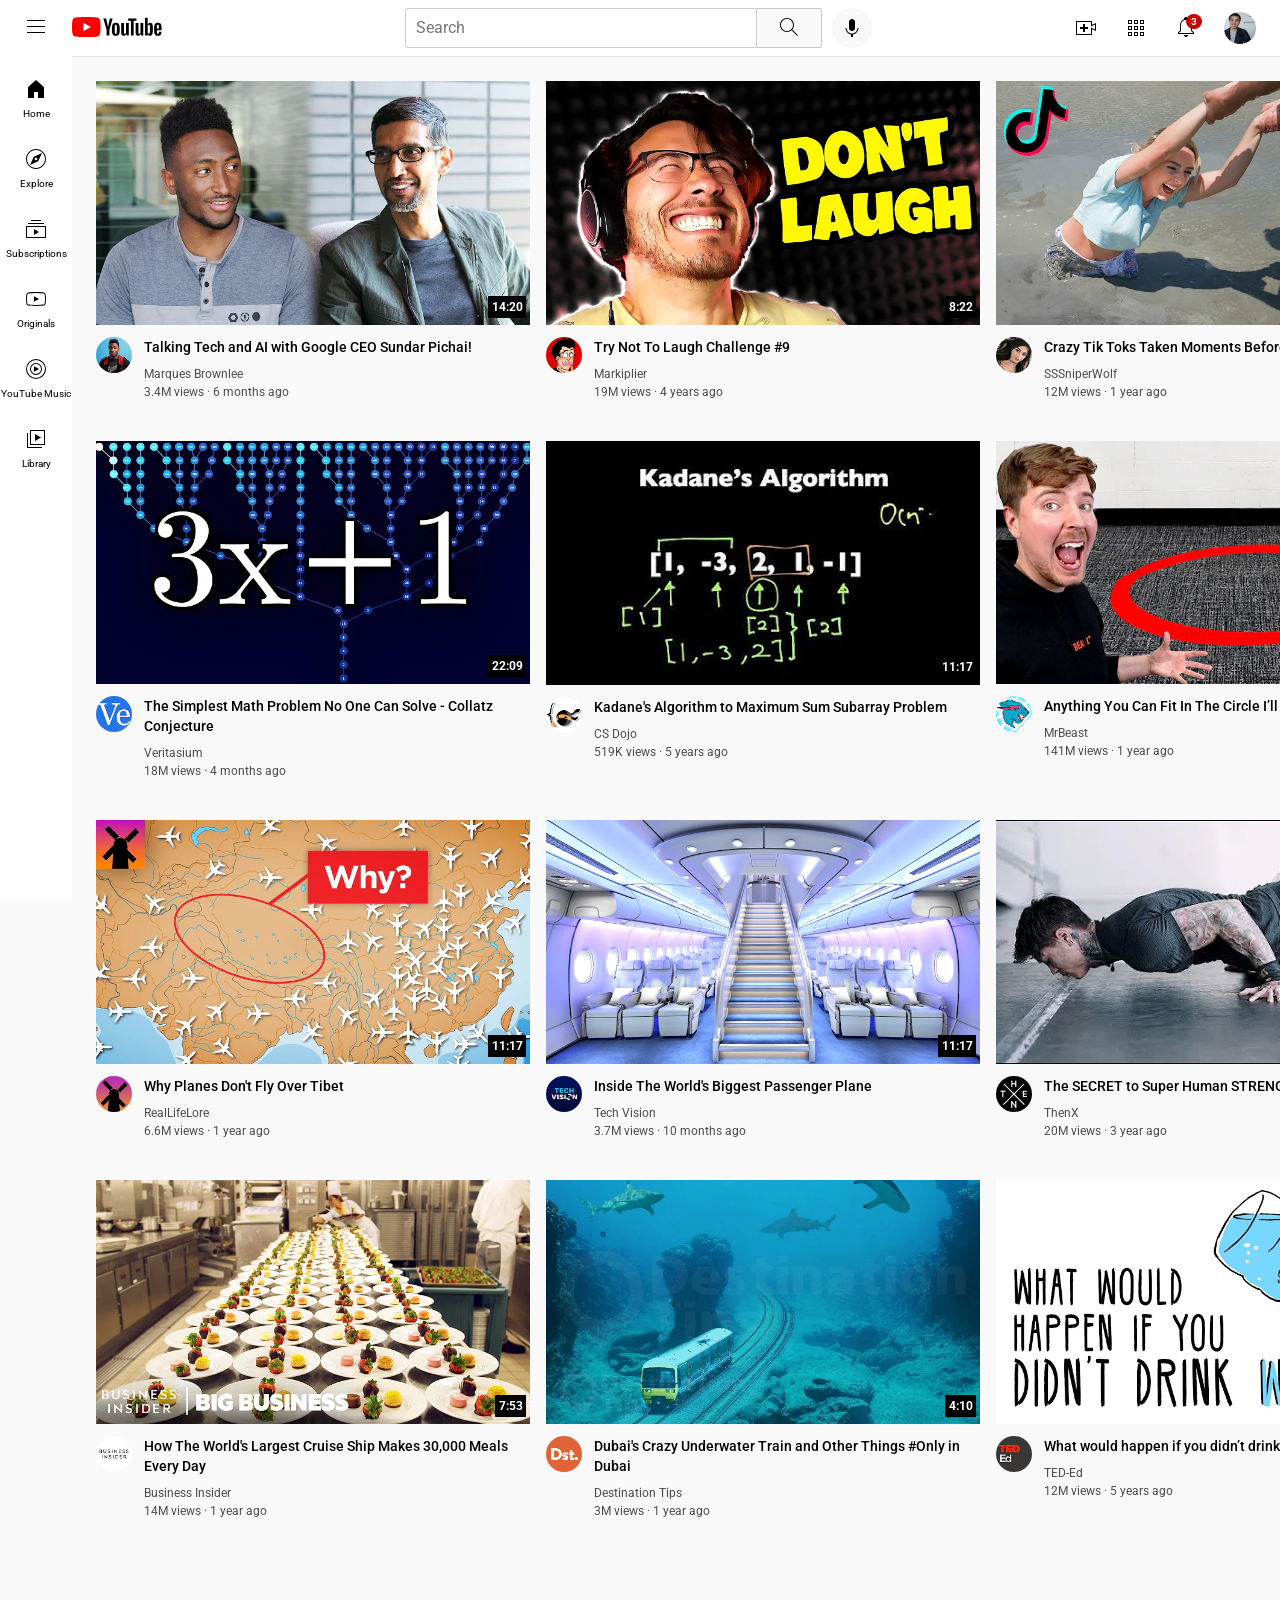
<file: youtube/index.html>
<!DOCTYPE html>
<html lang="en">

<head>
    <meta charset="UTF-8">
    <meta name="viewport" content="width=device-width, initial-scale=1.0">
    <title>Youtube clone</title>

    <link rel="preconnect" href="https://fonts.googleapis.com">
    <link rel="preconnect" href="https://fonts.gstatic.com" crossorigin>
    <link
        href="https://fonts.googleapis.com/css2?family=Montserrat:ital,wght@0,100..900;1,100..900&family=Roboto:ital,wght@0,100..900;1,100..900&display=swap"
        rel="stylesheet">

    <link rel="stylesheet" href="css/header.css">
    <link rel="stylesheet" href="css/geral.css">
    <link rel="stylesheet" href="css/side-bar.css">
    <link rel="stylesheet" href="css/nav.css">
</head>

<body>

    <div class="header">
        <div class="left">
            <img src="images/header/hamburger-menu.svg" alt="" class="logo">
            <a href="https://www.youtube.com/watch?v=G3e-cpL7ofc&t=22058s" target="_blank">
            <img src="images/header/youtube-logo.svg" alt="" class="youtube-logo">
            </a>
        </div>
        <div class="center">
            <input type="text" placeholder="Search" class="search-input">
            <button class="search-button">
                <img src="images/header/search (1).svg" alt="" class="logo">
                <div class="tooltip">Search</div>
            </button>
            <div class="voice-container">
                <img src="images/header/voice-search-icon.svg" alt="" class="logo">
                <div class="tooltip2">Search with your voice</div>
            </div>
        </div>
        <div class="right">
            <div class="create">
                <img src="images/header/upload.svg" alt="" class="logo">
                <div class="tooltip3">Create</div>
            </div>
            <div class="apps">
                <img src="images/header/youtube-apps.svg" alt="" class="logo">
                <div class="tooltip4">YouTube apps</div>
            </div>
            <div class="notifications-container">
                <img src="images/header/notifications.svg" alt="" class="logo">
                <div class="number-notifications">3</div>
                <div class="tooltip5">Notifications</div>
            </div>
            <img src="images/header/my-channel.jpeg" alt="" class="channel-logo">
        </div>
    </div>



    <div class="side-bar">
        <div class="side-bar-section">
            <div class="box">
                <img src="images/side-bar/home.svg" class="logo" alt="">
                <p>Home</p>
            </div>
            <div class="box">
                <img src="images/side-bar/explore.svg" class="logo" alt="">
                <p>Explore</p>
            </div>
            <div class="box">
                <img src="images/side-bar/subscriptions.svg" class="logo" alt="">
                <p>Subscriptions</p>
            </div>
            <div class="box">
                <img src="images/side-bar/originals.svg" class="logo" alt="">
                <p>Originals</p>
            </div>
            <div class="box">
                <img src="images/side-bar/youtube-music.svg" class="logo" alt="">
                <p>YouTube Music</p>
            </div>
            <div class="box">
                <img src="images/side-bar/library.svg" class="logo" alt="">
                <p>Library</p>
            </div>
        </div>
    </div>



    <div class="nav">
        <div class="video">
            <div class="video-thumb">
                <div class="image-video">
                    <a href="https://www.youtube.com/watch?v=G3e-cpL7ofc&t=22058s" target="_blank">
                        <img src="images/nav/thumbnail-1.webp" alt="">
                        <div class="time-video">14:20</div>
                    </a>
                </div>
            </div>
            <div class="video-info">
                <div class="perfil-photo">
                    <img src="images/nav/channel-1.jpeg" alt="">
                </div>
                <div class="desc-video">
                    <div class="video-tile">
                        <p>
                            Talking Tech and AI with Google CEO Sundar Pichai!</p>
                    </div>
                    <div class="video-views">
                        <p>Marques Brownlee</p>
                        <p>3.4M views · 6 months ago</p>
                    </div>
                </div>
            </div>
        </div>
        <div class="video">
            <div class="video-thumb">
                <div class="image-video">
                    <img src="images/nav/thumbnail-2.webp" alt="">
                    <div class="time-video">8:22</div>
                </div>
            </div>
            <div class="video-info">
                <div class="perfil-photo">
                    <img src="images/nav/channel-2.jpeg" alt="">
                </div>
                <div class="desc-video">
                    <div class="video-tile">
                        <p>Try Not To Laugh Challenge #9</p>
                    </div>
                    <div class="video-views">
                        <p>Markiplier</p>
                        <p>19M views · 4 years ago</p>
                    </div>
                </div>
            </div>
        </div>
        <div class="video">
            <div class="video-thumb">
                <div class="image-video">
                    <img src="images/nav/thumbnail-3.webp" alt="">
                    <div class="time-video">9:13</div>
                </div>
            </div>
            <div class="video-info">
                <div class="perfil-photo">
                    <img src="images/nav/channel-3.jpeg" alt="">
                </div>
                <div class="desc-video">
                    <div class="video-tile">
                        <p>Crazy Tik Toks Taken Moments Before DISASTER</p>
                    </div>
                    <div class="video-views">
                        <p>SSSniperWolf</p>
                        <p>12M views · 1 year ago</p>
                    </div>
                </div>
            </div>
        </div>
        <div class="video">
            <div class="video-thumb">
                <div class="image-video">
                    <img src="images/nav/thumbnail-4.webp" alt="">
                    <div class="time-video">22:09</div>
                </div>
            </div>
            <div class="video-info">
                <div class="perfil-photo">
                    <img src="images/nav/channel-4.jpeg" alt="">
                </div>
                <div class="desc-video">
                    <div class="video-tile">
                        <p>
                            The Simplest Math Problem No One Can Solve - Collatz Conjecture</p>
                    </div>
                    <div class="video-views">
                        <p>Veritasium</p>
                        <p>18M views · 4 months ago</p>
                    </div>
                </div>
            </div>
        </div>
        <div class="video">
            <div class="video-thumb">
                <div class="image-video">
                    <img src="images/nav/thumbnail-5.webp" alt="">
                    <div class="time-video">11:17</div>
                </div>
            </div>
            <div class="video-info">
                <div class="perfil-photo">
                    <img src="images/nav/channel-5.jpeg" alt="">
                </div>
                <div class="desc-video">
                    <div class="video-tile">
                        <p>Kadane's Algorithm to Maximum Sum Subarray Problem</p>
                    </div>
                    <div class="video-views">
                        <p>CS Dojo</p>
                        <p>519K views · 5 years ago</p>
                    </div>
                </div>
            </div>
        </div>
        <div class="video">
            <div class="video-thumb">
                <div class="image-video">
                    <img src="images/nav/thumbnail-6.webp" alt="">
                    <div class="time-video">11:17</div>
                </div>
            </div>
            <div class="video-info">
                <div class="perfil-photo">
                    <img src="images/nav/channel-6.jpeg" alt="">
                </div>
                <div class="desc-video">
                    <div class="video-tile">
                        <p>Anything You Can Fit In The Circle I’ll Pay For</p>
                    </div>
                    <div class="video-views">
                        <p>MrBeast</p>
                        <p>141M views · 1 year ago</p>
                    </div>
                </div>
            </div>
        </div>
        <div class="video">
            <div class="video-thumb">
                <div class="image-video">
                    <img src="images/nav/thumbnail-7.webp" alt="">
                    <div class="time-video">11:17</div>
                </div>
            </div>
            <div class="video-info">
                <div class="perfil-photo">
                    <img src="images/nav/channel-7.jpeg" alt="">
                </div>
                <div class="desc-video">
                    <div class="video-tile">
                        <p>
                            Why Planes Don't Fly Over Tibet</p>
                    </div>
                    <div class="video-views">
                        <p>RealLifeLore</p>
                        <p>6.6M views · 1 year ago</p>
                    </div>
                </div>
            </div>
        </div>
        <div class="video">
            <div class="video-thumb">
                <div class="image-video">
                    <img src="images/nav/thumbnail-8.webp" alt="">
                    <div class="time-video">11:17</div>
                </div>
            </div>
            <div class="video-info">
                <div class="perfil-photo">
                    <img src="images/nav/channel-8.jpeg" alt="">
                </div>
                <div class="desc-video">
                    <div class="video-tile">
                        <p>
                            Inside The World's Biggest Passenger Plane</p>
                    </div>
                    <div class="video-views">
                        <p>Tech Vision</p>
                        <p>3.7M views · 10 months ago</p>
                    </div>
                </div>
            </div>
        </div>
        <div class="video">
            <div class="video-thumb">
                <div class="image-video">
                    <img src="images/nav/thumbnail-9.webp" alt="">
                    <div class="time-video">13:17</div>
                </div>
            </div>
            <div class="video-info">
                <div class="perfil-photo">
                    <img src="images/nav/channel-9.jpeg" alt="">
                </div>
                <div class="desc-video">
                    <div class="video-tile">
                        <p>

                            The SECRET to Super Human STRENGTH</p>
                    </div>
                    <div class="video-views">
                        <p>ThenX</p>
                        <p>20M views · 3 year ago</p>
                    </div>
                </div>
            </div>
        </div>
        <div class="video">
            <div class="video-thumb">
                <div class="image-video">
                    <img src="images/nav/thumbnail-10.webp" alt="">
                    <div class="time-video">7:53</div>
                </div>
            </div>
            <div class="video-info">
                <div class="perfil-photo">
                    <img src="images/nav/channel-10.jpeg" alt="">
                </div>
                <div class="desc-video">
                    <div class="video-tile">
                        <p>

                            How The World's Largest Cruise Ship Makes 30,000 Meals Every Day</p>
                    </div>
                    <div class="video-views">
                        <p>Business Insider</p>
                        <p>14M views · 1 year ago</p>
                    </div>
                </div>
            </div>
        </div>
        <div class="video">
            <div class="video-thumb">
                <div class="image-video">
                    <img src="images/nav/thumbnail-11.webp" alt="">
                    <div class="time-video">4:10</div>
                </div>
            </div>
            <div class="video-info">
                <div class="perfil-photo">
                    <img src="images/nav/channel-11.jpeg" alt="">
                </div>
                <div class="desc-video">
                    <div class="video-tile">
                        <p>
                            Dubai's Crazy Underwater Train and Other Things #Only in Dubai</p>
                    </div>
                    <div class="video-views">
                        <p>Destination Tips</p>
                        <p>3M views · 1 year ago</p>
                    </div>
                </div>
            </div>
        </div>
        <div class="video">
            <div class="video-thumb">
                <div class="image-video">
                    <img src="images/nav/thumbnail-12.webp" alt="">
                    <div class="time-video">4:51</div>
                </div>
            </div>
            <div class="video-info">
                <div class="perfil-photo">
                    <img src="images/nav/channel-12.jpeg" alt="">
                </div>
                <div class="desc-video">
                    <div class="video-tile">
                        <p>

                            What would happen if you didn’t drink water? - Mia Nacamulli</p>
                    </div>
                    <div class="video-views">
                        <p>TED-Ed</p>
                        <p>12M views · 5 years ago</p>
                    </div>
                </div>
            </div>
        </div>
    </div>

</body>

</html>
</file>
<file: youtube/css/header.css>
.header {
    display: flex;
    align-items: center;
    padding: 8px 24px;
    position: fixed;
    top: 0;
    right: 0;
    left: 0;
    justify-content: space-between;
    background-color: white;
    z-index: 1;
    border-bottom: 1px solid rgba(0, 0, 0, 0.1);
}

.left {
    display: flex;
    gap: 24px;

}

.center {
    display: flex;
    margin-left: 40px;
}

.right {
    display: flex;
    gap: 26px;
    align-items: center;
}

.logo {
    width: 24px;
    height: 24px;
}

.youtube-logo {
    width: 90px;
    height: 20px;
    margin-top: 2px;
}

.channel-logo {
    width: 32px;
    height: 32px;
}

.search-input {
    width: 330px;
    padding: 10px 10px;
    border: 1px solid rgba(0, 0, 0, 0.2);
    outline: none;
    margin-right: -1px;
    z-index: 1;
    border-radius: 2px;
}

.search-input::placeholder {
    font-size: 16px;
}

.search-input:focus {
    border: 0.5px solid rgb(0, 0, 196);
    
}

.search-button {
    padding: 0px 20px;
    margin-right: 10px;
    cursor: pointer;
    background-color: rgba(0, 0, 0, 0.025);
    border: 1px solid rgba(0, 0, 0, 0.2);
    border-radius: 2px;
    position: relative;
}

.tooltip {
    position: absolute;
    background-color: rgba(0, 0, 0, 0.5);
    color: white;
    padding: 7px 10px;
    border-radius: 2px;
    font-size: 12px;
    bottom: -47px;
    right: 4px;
    opacity: 0;
    transition: 0.2s;
    pointer-events: none;
}

.search-button:hover .tooltip {
    opacity: 1;
}

.voice-container {
    cursor: pointer;
    height: 40px;
    width: 40px;
    border-radius: 20px;
    background-color: rgb(248, 248, 248);
    display: flex;
    justify-content: center;
    align-items: center;
    position: relative;
}

.tooltip2 {
    position: absolute;
    background-color: rgba(0, 0, 0, 0.5);
    color: white;
    width: 120px;
    padding: 8px 10px;
    border-radius: 2px;
    font-size: 12px;
    bottom: -49px;
    opacity: 0;
    transition: 0.2s;
    pointer-events: none;
}

.voice-container:hover .tooltip2 {
    opacity: 1;
}

.notifications-container {
    margin-top: 1px;
    position: relative;
    cursor: pointer;
}

.tooltip5 {
    background-color: rgba(0, 0, 0, 0.5);
    color: white;
    padding: 8px 10px;
    border-radius: 2px;
    font-size: 12px;
    bottom: -47px;
    left: -20px;
    opacity: 0;
    transition: 0.5s;
    pointer-events: none;
    position: absolute;
    white-space: nowrap;
}

.notifications-container:hover .tooltip5 {
    opacity: 1;
}

.number-notifications {
    background-color: rgb(200, 0, 0);
    color: white;
    padding: 2px 5px;
    text-align: center;
    position: absolute;
    border-radius: 10px;
    top: -1px;
    right: -4px;
    font-size: 10px;
    font-weight: bold;
}

.create, .apps {
    display: flex;
    flex-direction: column;
    position: relative;
    justify-content: center;
}

.create div, .apps div {
    background-color: rgba(0, 0, 0, 0.5);
    color: white;
    padding: 8px 10px;
    border-radius: 2px;
    font-size: 12px;
    bottom: -47px;
    left: -10px;
    opacity: 0;
    transition: 0.2s;
    pointer-events: none;
    position: absolute;
    white-space: nowrap;
}

.create:hover div, .apps:hover div {
    opacity: 1;
}
</file>
<file: youtube/css/geral.css>
* {
    font-family: Roboto, Arial;
    margin: 0;
    padding: 0px;
}

img {
    cursor: pointer;
}
</file>
<file: youtube/css/side-bar.css>
.side-bar {
    top: 55px;
    bottom: 0;
    left: 0;
    width: 72px;
    font-size: 10px;
    position: fixed;
    z-index: 2;
    background-color: white;
}

.side-bar-section {
    margin-top: 8px;
    display: flex;
    flex-direction: column;
}

.box {
    display: flex;
    flex-direction: column;
    align-items: center;
    gap: 7px;
    padding: 14px 0px;
    cursor: pointer;
    transition: 0.2s;
}

.box:hover {
    background-color: rgba(0, 0, 0, 0.1);
}
</file>
<file: youtube/css/nav.css>
.nav {
    display: grid;
    grid-template-columns: 1fr 1fr 1fr 1fr;
    padding: 81px 96px;
    gap: 12px 16px;
    background-color: rgb(249, 249, 249);
}



@media (max-width: 1700px) {
    .nav {
        grid-template-columns: 1fr 1fr 1fr ;
    }
}



@media (max-width: 1200px) {
    .nav {
        grid-template-columns: 1fr 1fr;
    }
}


.image-video img {
    width: 434px;

}

.perfil-photo img {
    width: 36px;
    height: 36px;
    border-radius: 50%;
}

.video {
    display: flex;
    flex-direction: column;
    gap: 8px;
    margin-bottom: 30px;
}

.image-video {
    position: relative;
}

.time-video {
    position: absolute;
    background-color: black;
    color: white;
    bottom: 11px;
    right: 4px;
    font-size: 12px;
    font-weight: bold;
    padding: 4px 3.5px;
}

.video-info {
    display: flex;
    gap: 12px;
}

.desc-video {
    display: flex;
    flex-direction: column;
    gap: 10px;
}

.video-tile {
    font-size: 14px;
    font-weight: 500;
    line-height: 20px;
}

.video-views p{
    font-size: 12px;
    color: rgba(0, 0, 0, 0.7);
}

.video-views {
    display: flex;
    flex-direction: column;
    gap: 4px;
}
</file>
